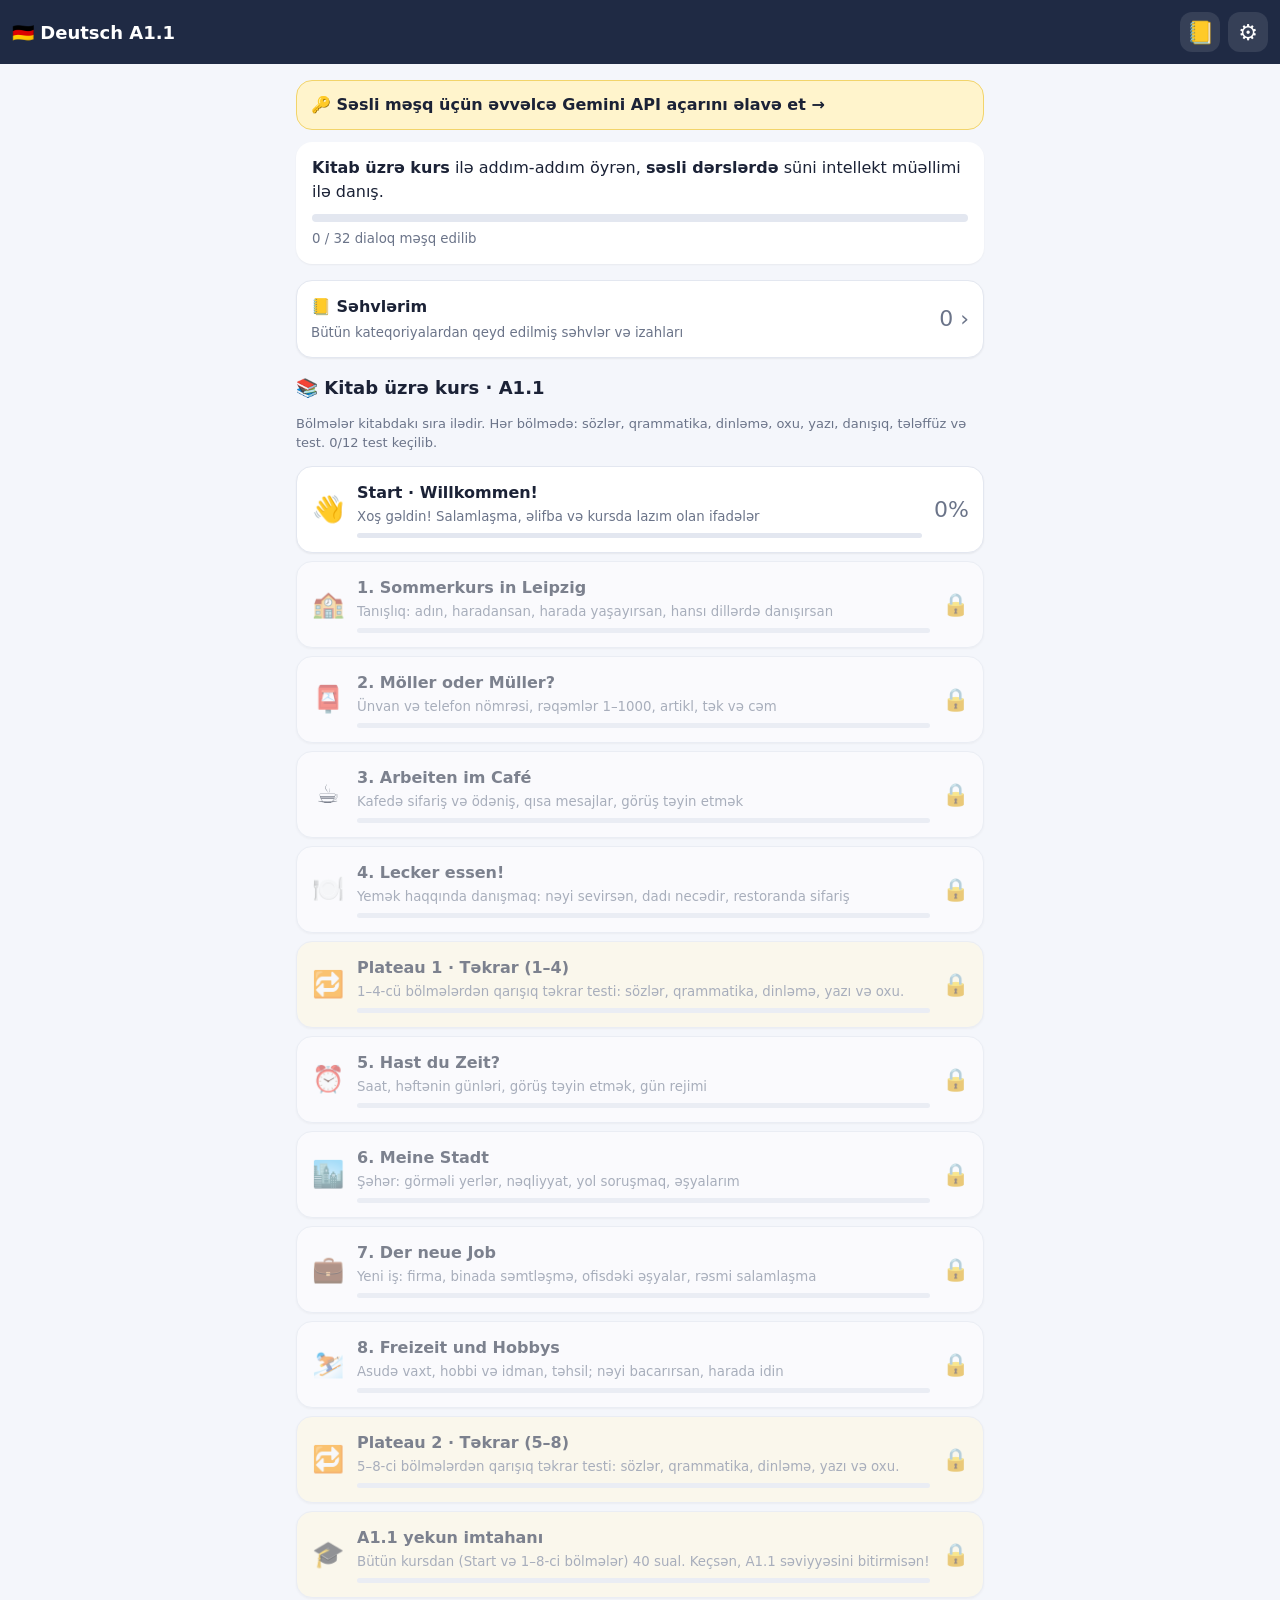
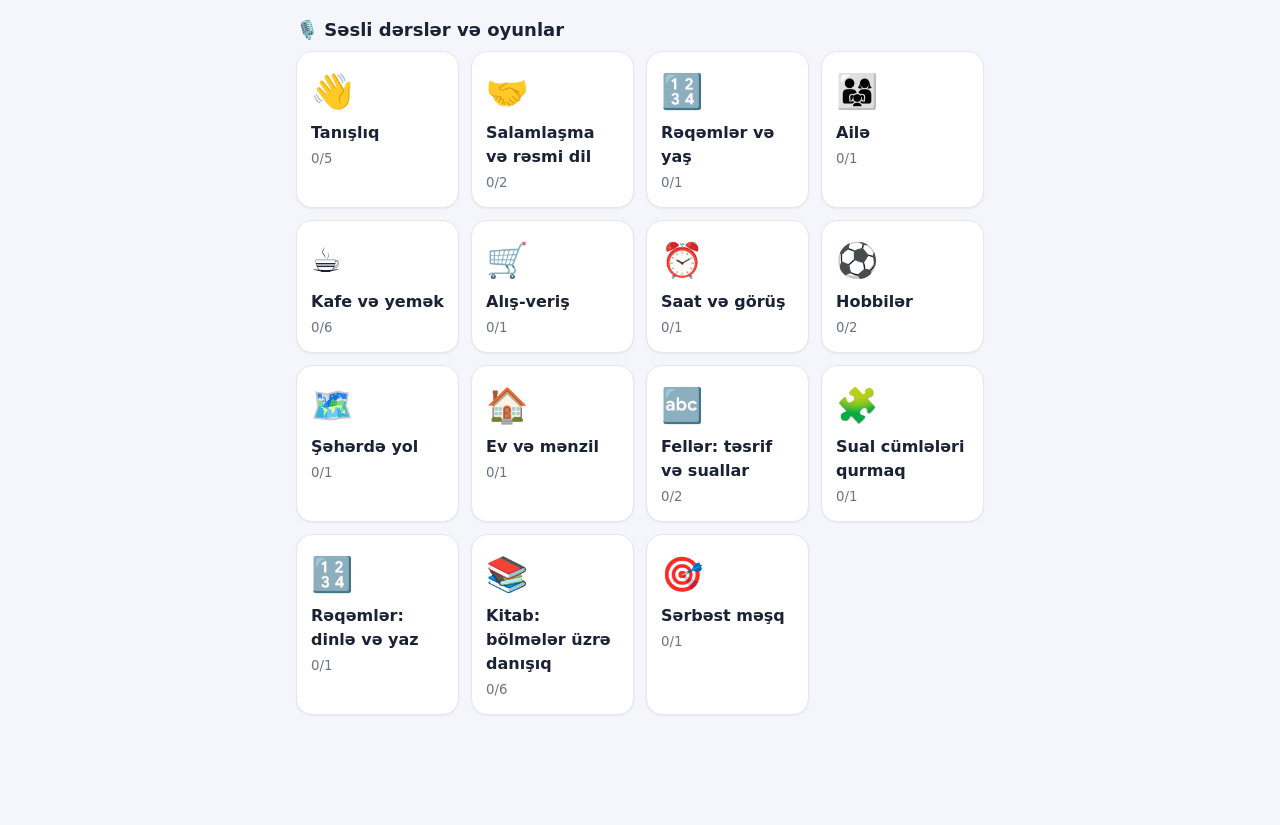
<file: almanca/index.html>
<!DOCTYPE html>
<html lang="az">
<head>
  <meta charset="utf-8">
  <meta name="viewport" content="width=device-width, initial-scale=1, viewport-fit=cover">
  <meta name="theme-color" content="#1f2a44">
  <meta name="apple-mobile-web-app-capable" content="yes">
  <meta name="apple-mobile-web-app-title" content="Deutsch A1">
  <title>Deutsch A1.1 — Danış</title>
  <link rel="manifest" href="manifest.json">
  <link rel="icon" href="icons/icon.svg" type="image/svg+xml">
  <link rel="apple-touch-icon" href="icons/icon-192.png">
  <link rel="stylesheet" href="style.css">
</head>
<body>
  <div id="app"></div>
  <script type="module" src="app.js"></script>
</body>
</html>
</file>
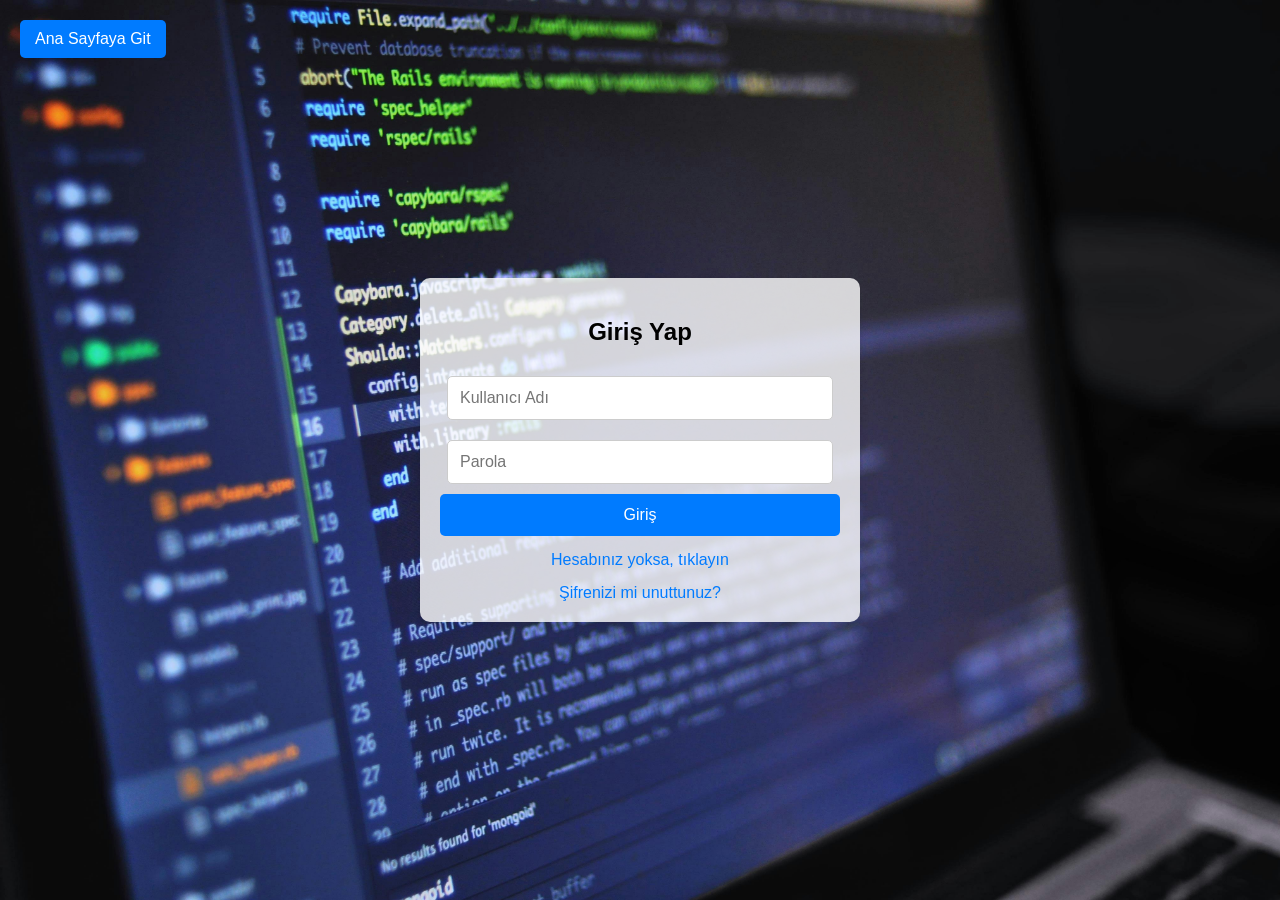
<file: login.html>
<!DOCTYPE html>
<html lang="en">

<head>

    <link rel="shortcut icon" href="images/favicon19.jpg" type="image/x-icon">

    <meta charset="UTF-8">
    <meta name="viewport" content="width=device-width, initial-scale=1.0">
    <title>Giriş Yap</title>
    <style>
        body {
            margin: 0;
            height: 100vh;
            background-color: #f4f4f9;
            display: flex;
            justify-content: center;
            align-items: center;
            font-family: Arial, sans-serif;
        }

        .background-img {
            position: absolute;
            top: 0;
            left: 0;
            width: 100%;
            height: 100%;
            object-fit: cover;
            z-index: -1;
        }

        .login-box {
            background-color: rgba(255, 255, 255, 0.8);
            padding: 20px;
            border-radius: 10px;
            box-shadow: 0 4px 6px rgba(0, 0, 0, 0.1);
            text-align: center;
            width: 90%;
            max-width: 400px;
        }

            .login-box h2 {
                margin-bottom: 20px;
                font-size: 24px;
            }

            .login-box input[type="text"],
            .login-box input[type="password"] {
                width: 90%;
                padding: 12px;
                margin: 10px 0;
                border: 1px solid #ccc;
                border-radius: 5px;
                font-size: 16px;
            }

            .login-box button {
                width: 100%;
                padding: 12px;
                background-color: #007bff;
                color: #fff;
                border: none;
                border-radius: 5px;
                cursor: pointer;
                font-size: 16px;
            }

                .login-box button:hover {
                    background-color: #0056b3;
                }

            .login-box a {
                display: block;
                margin-top: 15px;
                color: #007bff;
                text-decoration: none;
                font-size: 16px;
            }

                .login-box a:hover {
                    text-decoration: underline;
                }

        /* Ana Sayfaya Git Butonu */
        .home-btn {
            position: absolute;
            top: 20px;
            left: 20px;
            padding: 10px 15px;
            background-color: #007bff;
            color: #fff;
            border: none;
            border-radius: 5px;
            cursor: pointer;
            font-size: 16px;
        }

            .home-btn:hover {
                background-color: #0056b3;
            }
    </style>
</head>

<body>

    <!-- Ana Sayfaya Git Butonu -->
    <button class="home-btn" onclick="window.location.href='index.html'">Ana Sayfaya Git</button>

    <img src="images/yazilim01.jpg" alt="Fotoğraf" class="background-img">
    <div class="login-box">
        <h2>Giriş Yap</h2>
        <form onsubmit="login(event)">
            <input type="text" id="username" placeholder="Kullanıcı Adı" required>
            <input type="password" id="password" placeholder="Parola" required>
            <button type="submit">Giriş</button>
        </form>
        <a href="register.html">Hesabınız yoksa, tıklayın</a>
        <a href="#" onclick="openForgotPassword()">Şifrenizi mi unuttunuz?</a>
    </div>

    <!-- Şifremi Unuttum Penceresi -->
    <div id="forgotPasswordBox" style="display: none; position: fixed; top: 50%; left: 50%; transform: translate(-50%, -50%); background-color: whitesmoke; padding: 20px; border-radius: 10px; box-shadow: 0 4px 6px rgba(0, 0, 0, 0.1); text-align: center; z-index: 1000;">
        <h2>Şifremi Unuttum</h2>
        <form onsubmit="resetPassword(event)">
            <input type="text" id="forgotUsername" placeholder="Kullanıcı Adı" required>
            <input type="email" id="forgotEmail" placeholder="E-posta" required>
            <button type="submit">Şifreyi Sıfırla</button>
        </form>
        <button onclick="closeForgotPassword()" style="margin-top: 10px; background-color: #ccc; border: none; padding: 10px; border-radius: 5px; cursor: pointer;">Kapat</button>
    </div>

    <script>
        function login(event) {
            event.preventDefault();
            const username = document.getElementById('username').value;
            const password = document.getElementById('password').value;

            const users = JSON.parse(localStorage.getItem('users')) || [];

            const userFound = users.find(user => user.username === username && user.password === password);

            if (userFound) {
                alert('Başarıyla giriş yaptınız!');
                window.location.href = 'index.html';
            } else {
                alert('Kullanıcı adı veya parola hatalı!');
            }
        }

        function openForgotPassword() {
            document.getElementById('forgotPasswordBox').style.display = 'block';
        }

        function closeForgotPassword() {
            document.getElementById('forgotPasswordBox').style.display = 'none';
        }

        function resetPassword(event) {
            event.preventDefault();
            const username = document.getElementById('forgotUsername').value;
            const email = document.getElementById('forgotEmail').value;

            const users = JSON.parse(localStorage.getItem('users')) || [];
            const userFound = users.find(user => user.username === username && user.email === email);

            if (userFound) {
                alert('Şifre sıfırlama talimatları e-posta adresinize gönderildi!');
            } else {
                alert('Kullanıcı bulunamadı. Bilgilerinizi kontrol edin.');
            }

            closeForgotPassword();
        }
    </script>
</body>

</html>
</file>
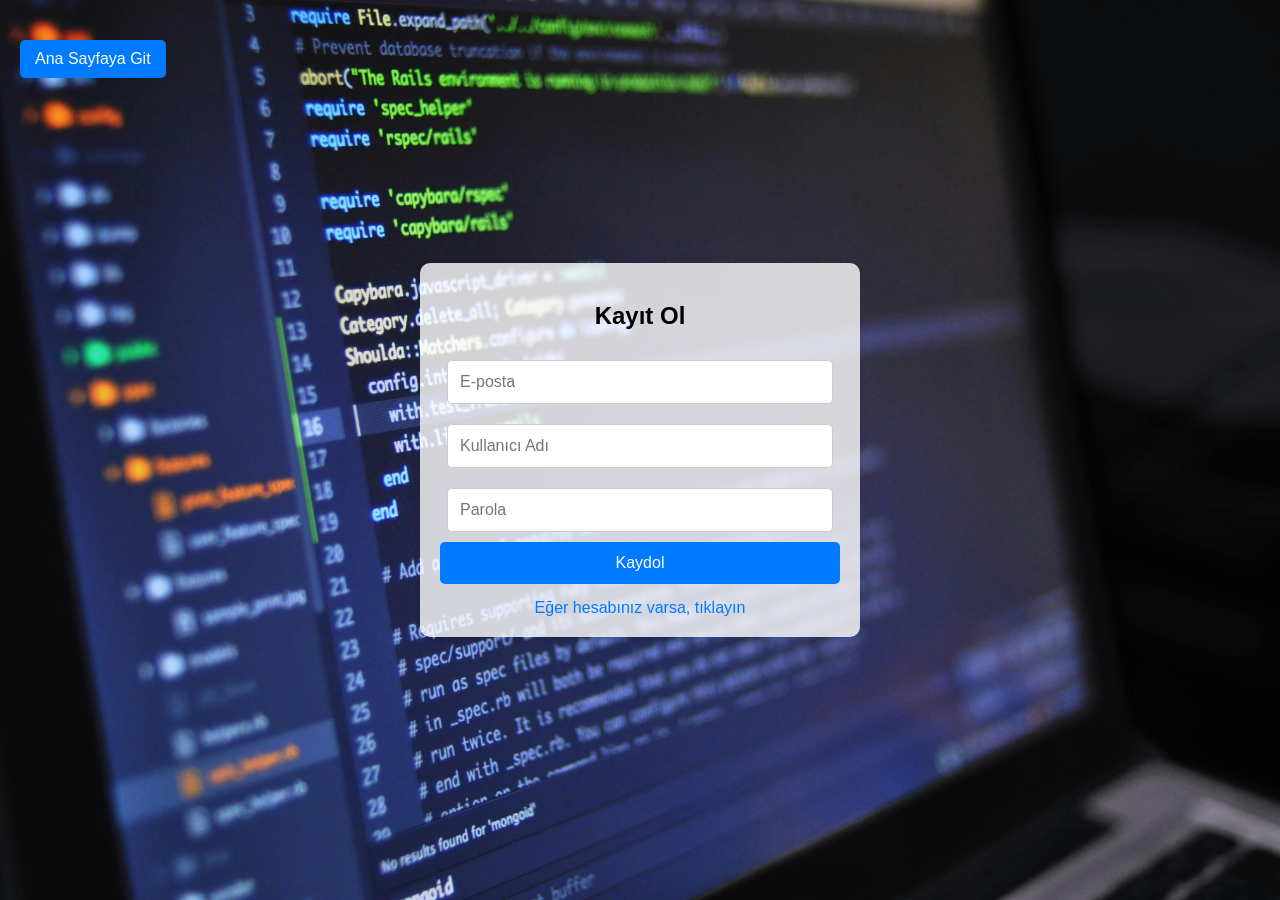
<file: register.html>
<!DOCTYPE html>
<html lang="en">

<head>

    <link rel="shortcut icon" href="images/favicon19.jpg" type="image/x-icon">

    <meta charset="UTF-8">
    <meta name="viewport" content="width=device-width, initial-scale=1.0">
    <title>Kayıt Ol</title>
    <style>
        body {
            margin: 0;
            height: 100vh;
            background-color: #f4f4f9;
            display: flex;
            justify-content: center;
            align-items: center;
            font-family: Arial, sans-serif;
        }

        .background-img {
            position: absolute;
            top: 0;
            left: 0;
            width: 100%;
            height: 100%;
            object-fit: cover;
            z-index: -1;
        }

        .register-box {
            background-color: rgba(255, 255, 255, 0.8);
            padding: 20px;
            border-radius: 10px;
            box-shadow: 0 4px 6px rgba(0, 0, 0, 0.1);
            text-align: center;
            width: 90%;
            max-width: 400px;
        }

            .register-box h2 {
                margin-bottom: 20px;
                font-size: 24px;
            }

            .register-box input[type="email"],
            .register-box input[type="text"],
            .register-box input[type="password"] {
                width: 90%;
                padding: 12px;
                margin: 10px 0;
                border: 1px solid #ccc;
                border-radius: 5px;
                font-size: 16px;
            }

            .register-box button {
                width: 100%;
                padding: 12px;
                background-color: #007bff;
                color: #fff;
                border: none;
                border-radius: 5px;
                cursor: pointer;
                font-size: 16px;
            }

                .register-box button:hover {
                    background-color: #0056b3;
                }

            .register-box a {
                display: block;
                margin-top: 15px;
                color: #007bff;
                text-decoration: none;
                font-size: 16px;
            }

                .register-box a:hover {
                    text-decoration: underline;
                }

        .home-btn {
            margin-top: 20px;
            display: inline-block;
            padding: 10px 20px;
            background-color: #28a745;
            color: white;
            text-decoration: none;
            border-radius: 5px;
            font-size: 16px;
        }

            .home-btn:hover {
                background-color: #218838;
            }


        /* Ana Sayfaya Git Butonu */
        .home-btn {
            position: absolute;
            top: 20px;
            left: 20px;
            padding: 10px 15px;
            background-color: #007bff;
            color: #fff;
            border: none;
            border-radius: 5px;
            cursor: pointer;
            font-size: 16px;
        }

            .home-btn:hover {
                background-color: #0056b3;
            }
    </style>
</head>

<body>

    <!-- Ana Sayfaya Git Butonu -->
    <button class="home-btn" onclick="window.location.href='index.html'">Ana Sayfaya Git</button>

    <img src="images/yazilim01.jpg" alt="Fotoğraf" class="background-img">
    <div class="register-box">
        <h2>Kayıt Ol</h2>
        <form onsubmit="register(event)">
            <input type="email" id="email" placeholder="E-posta" required>
            <input type="text" id="username" placeholder="Kullanıcı Adı" required>
            <input type="password" id="password" placeholder="Parola" required>
            <button type="submit">Kaydol</button>
        </form>
        <a href="login.html">Eğer hesabınız varsa, tıklayın</a>

    </div>

    <script>
        function register(event) {
            event.preventDefault();
            const email = document.getElementById('email').value;
            const username = document.getElementById('username').value;
            const password = document.getElementById('password').value;

            localStorage.setItem('email', email);
            localStorage.setItem('username', username);
            localStorage.setItem('password', password);

            alert('Başarıyla kayıt oldunuz! Şimdi giriş yapabilirsiniz.');
            window.location.href = 'login.html';
        }


        // Kayıt fonksiyonu
        function register(event) {
            event.preventDefault(); // Formun gönderilmesini engelle

            const username = document.getElementById('username').value;
            const password = document.getElementById('password').value;

            let users = JSON.parse(localStorage.getItem('users')) || []; // Kayıtlı kullanıcıları al
            users.push({ username, password }); // Yeni kullanıcıyı ekle
            localStorage.setItem('users', JSON.stringify(users)); // Güncellenmiş listeyi localStorage'a kaydet
            alert('Kayıt başarıyla tamamlandı!');
            window.location.href = 'login.html'; // Kayıt başarılı olduğunda giriş sayfasına yönlendir
        }


    </script>
</body>

</html>
</file>
<file: almanca/style.css>
[hidden] { display: none !important; }
:root {
  --bg: #f4f6fb;
  --card: #fff;
  --ink: #1b2236;
  --muted: #6b7489;
  --brand: #1f2a44;
  --accent: #e0262b;
  --gold: #ffce00;
  --ok: #1f9d55;
  --line: #e3e7f0;
  --radius: 16px;
}
* { box-sizing: border-box; }
html, body { margin: 0; background: var(--bg); color: var(--ink); font: 16px/1.5 system-ui, -apple-system, 'Segoe UI', Roboto, sans-serif; -webkit-tap-highlight-color: transparent; }
a { color: inherit; }
main { padding: 16px; max-width: 720px; margin: 0 auto; padding-bottom: 110px; }
h1 { font-size: 18px; margin: 0; flex: 1; white-space: nowrap; overflow: hidden; text-overflow: ellipsis; }
h2 { font-size: 18px; margin: 8px 0; }
small, .muted { color: var(--muted); }
.small { font-size: 13px; }

.top { position: sticky; top: 0; z-index: 5; display: flex; align-items: center; gap: 8px; padding: 12px 12px; padding-top: calc(12px + env(safe-area-inset-top)); background: var(--brand); color: #fff; }
.icon-btn { display: grid; place-items: center; width: 40px; height: 40px; border-radius: 12px; text-decoration: none; font-size: 22px; background: rgba(255,255,255,.1); }

.notice { display: block; padding: 12px 14px; margin-bottom: 12px; border-radius: var(--radius); background: #fff4cc; border: 1px solid #f2d46b; text-decoration: none; font-weight: 600; }
.hero { background: var(--card); border-radius: var(--radius); padding: 14px 16px; margin-bottom: 16px; box-shadow: 0 1px 2px rgba(0,0,0,.05); }
.hero p { margin: 0 0 10px; }
.progress { height: 8px; border-radius: 8px; background: var(--line); overflow: hidden; margin-bottom: 4px; }
.progress span { display: block; height: 100%; background: linear-gradient(90deg, #111, var(--accent), var(--gold)); }

.grid { display: grid; grid-template-columns: repeat(auto-fill, minmax(150px, 1fr)); gap: 12px; }
.card { background: var(--card); border-radius: var(--radius); padding: 14px; text-decoration: none; box-shadow: 0 1px 2px rgba(0,0,0,.06); border: 1px solid var(--line); }
.card:active { transform: scale(.98); }
.cat { display: flex; flex-direction: column; gap: 4px; min-height: 120px; }
.cat .emoji { font-size: 34px; }
.list { display: flex; flex-direction: column; gap: 12px; }
.row { display: flex; align-items: center; gap: 12px; }
.row > div { flex: 1; display: flex; flex-direction: column; gap: 4px; }
.row .state { font-size: 22px; color: var(--muted); }
.chip { align-self: flex-start; font-size: 12px; padding: 2px 8px; border-radius: 99px; background: #eef1fb; color: var(--brand); }

.situation { background: #eef1fb; border-radius: 12px; padding: 10px 12px; margin-top: 0; }
.tabs { display: flex; gap: 6px; background: var(--line); padding: 4px; border-radius: 12px; margin-bottom: 14px; }
.tabs button { flex: 1; border: 0; background: transparent; padding: 10px; border-radius: 10px; font: inherit; font-weight: 600; color: var(--muted); }
.tabs button.active { background: #fff; color: var(--ink); box-shadow: 0 1px 2px rgba(0,0,0,.1); }

.btn { display: inline-flex; align-items: center; justify-content: center; gap: 6px; border: 0; border-radius: 12px; padding: 10px 14px; font: inherit; font-weight: 600; background: var(--line); color: var(--ink); text-decoration: none; cursor: pointer; }
.btn.primary { background: var(--accent); color: #fff; }
.btn.ghost { background: transparent; border: 1px solid var(--line); }
.btn.big { width: 100%; padding: 14px; font-size: 17px; }
.btn:disabled { opacity: .5; }

.toggle { display: inline-flex; gap: 6px; align-items: center; margin-left: 10px; font-size: 14px; color: var(--muted); }
.dialog { display: flex; flex-direction: column; gap: 10px; margin-top: 12px; }
.line { display: flex; gap: 8px; align-items: flex-start; max-width: 92%; padding: 10px 12px; border-radius: 14px; background: #fff; border: 1px solid var(--line); }
.line.b { align-self: flex-end; background: #e9f7ef; border-color: #cdebd9; }
.line.playing { outline: 2px solid var(--gold); }
.line .de { font-weight: 600; }
.line .tr { color: var(--muted); font-size: 14px; }
.no-tr .tr { display: none; }
.say { border: 0; background: transparent; font-size: 18px; padding: 0; cursor: pointer; }

.rule p { margin: 8px 0; }
.tip { background: #fff8db; border-radius: 10px; padding: 8px 10px; }
.table-wrap { overflow-x: auto; margin: 10px 0; }
table { border-collapse: collapse; width: 100%; background: #fff; border-radius: 12px; overflow: hidden; font-size: 15px; }
th, td { padding: 8px 10px; border-bottom: 1px solid var(--line); text-align: left; }
th { background: var(--brand); color: #fff; font-weight: 600; }

.vocab { display: grid; grid-template-columns: 1fr; gap: 8px; }
.word { display: flex; justify-content: space-between; gap: 10px; text-align: left; border: 1px solid var(--line); background: #fff; border-radius: 12px; padding: 10px 12px; font: inherit; cursor: pointer; }
.word span { color: var(--muted); text-align: right; }

.sticky-cta { position: fixed; left: 0; right: 0; bottom: 0; padding: 12px 16px; padding-bottom: calc(12px + env(safe-area-inset-bottom)); background: linear-gradient(transparent, var(--bg) 30%); }
.sticky-cta .btn { max-width: 688px; margin: 0 auto; display: flex; }

.form { display: flex; flex-direction: column; gap: 14px; }
.form label { display: flex; flex-direction: column; gap: 6px; font-weight: 600; }
.form input, .form select { font: inherit; padding: 12px; border-radius: 12px; border: 1px solid var(--line); background: #fff; }

/* Səsli məşq */
.practice { display: flex; flex-direction: column; height: calc(100dvh - 64px - env(safe-area-inset-top)); padding-bottom: 0; }
.rule-mini { background: #fff; border: 1px solid var(--line); border-radius: 12px; padding: 8px 12px; margin-bottom: 10px; }
.rule-mini summary { font-weight: 600; cursor: pointer; }
.rule-mini .rule { max-height: 45vh; overflow: auto; }
.chat { flex: 1; overflow-y: auto; display: flex; flex-direction: column; gap: 8px; padding: 4px 0 12px; }
.msg { max-width: 85%; padding: 10px 12px; border-radius: 14px; white-space: pre-wrap; }
.msg.ai { background: #fff; border: 1px solid var(--line); align-self: flex-start; }
.msg.user { background: var(--brand); color: #fff; align-self: flex-end; }
.sys { text-align: center; font-size: 14px; color: var(--muted); padding: 6px 10px; }
.controls { padding: 10px 0 calc(12px + env(safe-area-inset-bottom)); border-top: 1px solid var(--line); display: flex; flex-direction: column; gap: 8px; }
.status { display: flex; justify-content: space-between; font-size: 14px; color: var(--muted); }
.meter { height: 4px; background: var(--line); border-radius: 4px; overflow: hidden; }
.meter span { display: block; height: 100%; width: 0; background: var(--ok); transition: width .1s; }
.buttons { display: flex; gap: 10px; align-items: center; justify-content: center; }
.mic { width: 76px; height: 76px; border-radius: 50%; border: 0; font-size: 32px; background: var(--accent); color: #fff; box-shadow: 0 4px 14px rgba(224,38,43,.4); touch-action: none; user-select: none; -webkit-user-select: none; }
.mic.off { background: #9aa3b5; box-shadow: none; }
.mic.hold { transform: scale(1.1); background: #b5121b; }
.textrow { display: flex; gap: 8px; }
.textrow input { flex: 1; font: inherit; padding: 10px 12px; border-radius: 12px; border: 1px solid var(--line); }
.quick { display: flex; gap: 6px; overflow-x: auto; }
.quick button { flex: none; border: 1px solid var(--line); background: #fff; border-radius: 99px; padding: 6px 12px; font: inherit; font-size: 14px; }
.phases { padding-left: 20px; margin: 6px 0; }
.phases li { margin: 4px 0; font-weight: 600; }

/* Səhvlər dəftəri */
.badge-wrap { position: relative; }
.badge { position: absolute; top: -4px; right: -4px; min-width: 18px; height: 18px; padding: 0 4px; border-radius: 9px; background: var(--accent); color: #fff; font-size: 11px; font-weight: 700; display: grid; place-items: center; }
.mistakes-link { margin-bottom: 16px; }
.notice.soft { background: #fdeceb; border-color: #f3c2bf; font-weight: 500; }
.filters { display: flex; gap: 6px; overflow-x: auto; padding-bottom: 6px; margin-bottom: 8px; }
.chip-btn { flex: none; padding: 6px 12px; border-radius: 99px; border: 1px solid var(--line); background: #fff; text-decoration: none; font-size: 14px; }
.chip-btn.active { background: var(--brand); color: #fff; border-color: var(--brand); }
.empty { text-align: center; padding: 30px 16px; color: var(--muted); background: #fff; border-radius: var(--radius); }
.mistakes { display: flex; flex-direction: column; gap: 10px; margin-bottom: 16px; }
.mistake { background: #fff; border: 1px solid var(--line); border-radius: 14px; padding: 10px 12px; display: flex; flex-direction: column; gap: 4px; }
.m-head { display: flex; justify-content: space-between; align-items: center; }
.del { border: 0; background: transparent; color: var(--muted); font-size: 16px; cursor: pointer; }
.wrong { color: #b3261e; text-decoration: line-through; text-decoration-thickness: 1px; }
.right { color: var(--ok); font-weight: 600; }
.expl { font-size: 14px; background: #fff8db; border-radius: 8px; padding: 6px 8px; }
.mnote { align-self: center; max-width: 92%; font-size: 13px; background: #fdeceb; border: 1px solid #f3c2bf; color: #7a1c17; border-radius: 10px; padding: 6px 10px; text-decoration: none; }

/* Şəxs kartları */
.pcards { display: grid; grid-template-columns: repeat(auto-fill, minmax(150px, 1fr)); gap: 10px; }
.pcard { position: relative; border: 4px solid; border-radius: 16px; overflow: hidden; background: #fff; }
.pcard.blue { border-color: #2f62c9; }
.pcard.green { border-color: #4caf50; }
.pcard.red { border-color: #e05555; }
.pcard img { display: block; width: 100%; aspect-ratio: 4 / 3; object-fit: cover; background: #fbf2e1; }
.pcard ul { list-style: none; margin: 0; padding: 8px 10px; font-size: 13px; line-height: 1.6; }
.pnum { position: absolute; top: 6px; left: 6px; background: rgba(0,0,0,.6); color: #fff; border-radius: 99px; width: 24px; height: 24px; display: grid; place-items: center; font-size: 13px; font-weight: 700; }
.card-panel { display: flex; align-items: center; gap: 6px; margin-bottom: 8px; }
.card-panel #cardView { flex: 1; }
.card-panel .nav { border: 0; background: var(--line); border-radius: 12px; width: 36px; height: 60px; font-size: 24px; }
.card-count { font-size: 12px; color: var(--muted); text-align: center; margin-bottom: 2px; }
.pcard.compact { display: flex; align-items: center; border-width: 3px; }
.pcard.compact img { width: 92px; aspect-ratio: 4 / 3; flex: none; }
.pcard.compact ul { padding: 4px 10px; font-size: 13px; line-height: 1.45; }

/* Kart rejimi: alt-alta kartlar */
.cards-mode .chat { flex: none; max-height: 24vh; min-height: 70px; }
.score-bar { display: flex; justify-content: space-around; background: #fff; border: 1px solid var(--line); border-radius: 12px; padding: 6px; font-weight: 700; margin-bottom: 8px; }
.card-list { position: relative; flex: 1; overflow-y: auto; display: flex; flex-direction: column; gap: 8px; padding: 2px; scroll-padding-top: 4px; min-height: 0; }
.lcard { flex: none; border: 3px solid #c9cfdc; border-radius: 16px; background: #fff; overflow: hidden; transition: all .35s ease; opacity: .55; cursor: pointer; }
.lcard.blue { border-color: #2f62c9; }
.lcard.green { border-color: #6aa86d; }
.lcard.red { border-color: #e05555; }
.lc-top { display: flex; align-items: center; gap: 10px; padding: 6px; }
.lc-top img { width: 56px; height: 42px; object-fit: cover; border-radius: 10px; transition: all .35s ease; }
.lc-title { flex: 1; display: flex; flex-direction: column; line-height: 1.25; }
.lc-num { font-size: 12px; color: var(--muted); }
.lc-title b { font-size: 17px; }
.lc-now { display: none; font-size: 13px; color: var(--accent); font-weight: 700; }
.lc-stars { font-size: 14px; }
.lc-check { display: none; font-size: 26px; }
.lc-fields { list-style: none; margin: 0; padding: 0 12px; max-height: 0; overflow: hidden; transition: all .35s ease; }
.lc-fields li { display: flex; align-items: center; gap: 8px; padding: 5px 0; border-bottom: 1px dashed var(--line); font-size: 15px; }
.lc-fields li:last-child { border-bottom: 0; }
.tick { width: 22px; height: 22px; border-radius: 50%; border: 2px solid #c9cfdc; flex: none; display: grid; place-items: center; font-size: 13px; color: #fff; transition: all .25s; }
.lc-fields li.ok { color: var(--ok); }
.lc-fields li.ok .tick { background: var(--ok); border-color: var(--ok); animation: pop .35s ease; }
.lc-fields li.ok .tick::after { content: '✓'; font-weight: 700; }

.lcard.active { opacity: 1; box-shadow: 0 6px 22px rgba(31,42,68,.18); transform: scale(1.01); animation: glow 1.8s ease-in-out infinite; }
.lcard.active .lc-top img { width: 112px; height: 84px; }
.lcard.active .lc-now { display: block; }
.lcard.active .lc-fields { max-height: 260px; padding: 0 12px 8px; }
.lcard.done { border-color: var(--ok) !important; background: #eefaf2; opacity: 1; }
.lcard.done .lc-check { display: block; }
.lcard.done .lc-now { display: none; }
.lcard.done:not(.active) .lc-fields { max-height: 0; }
.lcard.done.active { animation: none; }
.lcard.flash { animation: flash .9s ease; }
.lcard.shake { animation: shake .4s ease; }

@keyframes pop { 0% { transform: scale(.3); } 70% { transform: scale(1.3); } 100% { transform: scale(1); } }
@keyframes glow { 0%, 100% { box-shadow: 0 0 0 0 rgba(255,206,0,.0); } 50% { box-shadow: 0 0 0 5px rgba(255,206,0,.55); } }
@keyframes flash { 0% { transform: scale(1); } 30% { transform: scale(1.05); background: #c8f0d6; } 100% { transform: scale(1); } }
@keyframes shake { 0%, 100% { transform: translateX(0); } 25% { transform: translateX(-6px); } 75% { transform: translateX(6px); } }

.confetti { position: fixed; inset: 0; pointer-events: none; z-index: 50; overflow: hidden; }
.confetti i { position: absolute; width: 8px; height: 12px; border-radius: 2px; animation: fall 1.6s ease-in forwards; }
@keyframes fall { 0% { transform: translate(0, 0) rotate(0); opacity: 1; } 100% { transform: translate(var(--dx), 70vh) rotate(540deg); opacity: 0; } }

.finish { position: fixed; inset: 0; z-index: 40; background: rgba(15,20,35,.55); display: grid; place-items: center; padding: 20px; }
.finish-box { background: #fff; border-radius: 20px; padding: 22px; text-align: center; max-width: 340px; width: 100%; display: flex; flex-direction: column; gap: 8px; animation: pop .4s ease; }
.finish-box .trophy { font-size: 56px; }
.stars-big { font-size: 26px; font-weight: 800; margin: 0; }
.pstars { position: absolute; top: 6px; right: 6px; background: rgba(255,255,255,.9); border-radius: 99px; padding: 0 6px; font-size: 12px; }
.msg.user.unclear { opacity: .7; font-style: italic; font-size: 14px; }
.lc-fields li.skip { color: #9a6b00; }
.lc-fields li.skip .tick { background: #f0b400; border-color: #f0b400; }
.lc-fields li.skip .tick::after { content: '!'; font-weight: 700; }
.lc-fields li.now { background: #fff8db; border-radius: 8px; padding-left: 6px; font-weight: 600; flex-wrap: wrap; }
.lc-fields li.now .tick { border-color: #f0b400; animation: glow 1.6s ease-in-out infinite; }
.lc-fields li .hint { flex-basis: 100%; font-size: 13px; color: #b3261e; font-weight: 600; padding-left: 30px; }
.okline { align-self: flex-end; background: #e9f7ef; border: 1px solid #b7e2c6; color: #1b6b3a; font-weight: 600; border-radius: 12px; padding: 6px 10px; font-size: 15px; }
.heardline { align-self: flex-end; max-width: 85%; font-size: 13px; font-style: italic; color: #4a5470; background: #eef1fb; border: 1px dashed #c3cbe3; border-radius: 10px; padding: 4px 8px; }
.heardline.verifier { color: #1b4d8a; background: #e8f1ff; border-color: #9ec0f0; font-style: normal; font-weight: 600; }
.heardline.verifier.fail { color: #8a5a00; background: #fff6e0; border-color: #f0d08a; font-weight: 500; }
.heardline.azure { color: #3d2a73; background: #f2edff; border-color: #c9b8f2; font-style: normal; }
.heardline.azure.fail { color: #8a5a00; background: #fff6e0; border-color: #f0d08a; }
.wchips { display: flex; flex-wrap: wrap; gap: 4px; margin-top: 4px; }
.wchip { font-size: 12px; padding: 1px 6px; border-radius: 99px; background: #e9eaf0; color: #333; font-style: normal; }
.wchip.good { background: #dff3e6; color: #1b6b3a; }
.wchip.mid { background: #fff1c7; color: #7a5600; }
.wchip.bad { background: #fde0de; color: #9b1c15; font-weight: 700; }
.heardline .replay { display: block; margin-top: 6px; border: 1px solid #c9b8f2; background: #fff; border-radius: 99px; padding: 3px 10px; font: inherit; font-size: 12px; font-style: normal; color: #3d2a73; }
.resume-bar { display: flex; align-items: center; gap: 8px; flex-wrap: wrap; font-size: 14px; background: #eef1fb; border: 1px solid var(--line); border-radius: 12px; padding: 6px 10px; margin-bottom: 8px; }
.resume-bar button { margin-left: auto; border: 1px solid var(--line); background: #fff; border-radius: 99px; padding: 4px 10px; font: inherit; font-size: 13px; }

/* Fel dərsi */
.vbadge { min-width: 86px; height: 42px; padding: 0 8px; border-radius: 10px; background: #1f2a44; color: #fff; display: grid; place-items: center; font-weight: 800; font-size: 15px; transition: all .35s ease; }
.lcard.active .vbadge { height: 64px; font-size: 18px; background: var(--accent); }
.vcard .lc-fields li .stxt { flex: 1; }
.logbox { max-width: 560px; text-align: left; }
.logbox textarea { width: 100%; height: 50vh; font: 12px/1.4 ui-monospace, Menlo, monospace; border: 1px solid var(--line); border-radius: 10px; padding: 8px; }
.logbtns { display: flex; flex-wrap: wrap; gap: 6px; }

/* Kart siyahısının sonunda boşluq (son kart yuxarı sürüşə bilsin) — padding yox, ayrıca element:
   padding siyahının kiçilməsinə mane olurdu və 🎙️ düyməsini ekrandan aşağı itələyirdi */
.card-list::after { content: ''; flex: none; height: 35vh; }
/* Fel dərsi: kiçik ekranda addım cədvəlinə daha çox yer */
.drill-mode .chat { max-height: 20vh; }
.drill-mode .lcard.active .vbadge { height: 46px; font-size: 16px; }
.drill-mode .lc-fields li { padding: 4px 0; font-size: 14px; }
.mini-btn { border: 1px solid var(--line); background: #fff; border-radius: 8px; padding: 0 6px; font-size: 13px; line-height: 20px; }
/* Fel kartında 7 uzun sətir var — açıq kartın hündürlük limitini artır (yoxsa son sətirlər kəsilirdi) */
.drill-mode .lcard.active .lc-fields { max-height: 1000px; }
/* Boş qalan ipucu elementi sətri sıxmasın (cari olmayan sətirlərdə gizlət) */
.lc-fields li:not(.now) .hint { display: none; }

/* ---------- Dağınıq sual cümlələri ---------- */
.sc-top { display: flex; justify-content: space-between; align-items: baseline; margin-bottom: 6px; }
.sc-score { font-weight: 600; }
.sc-meta { display: flex; flex-wrap: wrap; gap: 6px; align-items: center; margin: 10px 0 4px; }
.sc-meta .toggle { margin-left: auto; }
.chip.warn { background: #fff4cc; color: #7a5b00; }
.sc-answer { display: flex; flex-wrap: wrap; gap: 8px; align-items: center; min-height: 76px; padding: 10px; border: 2px dashed #c9cfdc; border-radius: var(--radius); background: #fff; transition: background .2s, border-color .2s; }
.sc-answer.ok { border: 2px solid var(--ok); background: #e5f6ec; }
.sc-answer.bad { border: 2px solid #e05555; background: #fdeaea; }
.sc-ph { color: var(--muted); font-size: 14px; flex: 1; }
.sc-q { font-size: 22px; font-weight: 700; color: var(--muted); margin-left: auto; }
.sc-bank { display: flex; flex-wrap: wrap; gap: 8px; margin: 14px 0; min-height: 60px; }
.sc-slot { width: 44px; height: 52px; border-radius: 12px; background: var(--line); opacity: .5; }
.sc-tile { display: inline-flex; flex-direction: column; align-items: center; justify-content: center; min-width: 52px; min-height: 52px; padding: 6px 10px; border: 1px solid #c9cfdc; border-bottom-width: 3px; border-radius: 12px; background: #fff; font: inherit; color: var(--ink); cursor: pointer; line-height: 1.2; }
.sc-tile b { font-size: 18px; }
.sc-tile small { font-size: 11px; color: var(--muted); max-width: 120px; text-align: center; margin-top: 2px; }
.sc-tile:active { transform: translateY(1px); }
.sc-tile:disabled { cursor: default; opacity: 1; }
.sc-answer .sc-tile { border-color: #2f62c9; }
.sc-answer.ok .sc-tile { border-color: var(--ok); background: #f3fbf6; }
.sc-answer.bad .sc-tile { border-color: #e05555; background: #fff6f6; }
.sc-result { padding: 12px 14px; border-radius: var(--radius); margin-bottom: 12px; }
.sc-result.ok { background: #e5f6ec; color: #13603a; }
.sc-result.bad { background: #fdeaea; color: #8a1f1f; }
.sc-result p { margin: 6px 0 0; }
.sc-correct { display: flex; gap: 8px; align-items: center; margin-top: 8px; padding: 8px 10px; border-radius: 10px; background: #fff; color: #13603a; font-size: 19px; font-weight: 700; }
.sc-cta { display: flex; gap: 8px; max-width: 720px; margin: 0 auto; }
.sc-cta .btn { margin: 0; }
.sc-cta .btn.big { flex: 1; }
.sc-wrong { margin: 6px 0; padding-left: 20px; }
.sc-wrong li { margin: 2px 0; }
.sc-answer + .sc-result { margin-top: 14px; }

/* ---------- Rəqəm dinləmə ---------- */
.nm h3 { font-size: 15px; margin: 14px 0 6px; }
.nm .filters { display: flex; flex-wrap: wrap; gap: 8px; }
.nm-card { margin: 16px 0; padding: 18px 16px; border-radius: var(--radius); background: #fff; border: 3px solid #c9cfdc; text-align: center; transition: background .2s, border-color .2s; }
.nm-card.listening { border-color: #2f62c9; }
.nm-card.waiting { border-color: #2f62c9; }
.nm-card.ok { border-color: var(--ok); background: #e5f6ec; }
.nm-card.bad { border-color: #e05555; background: #fdeaea; }
.nm-ear { font-size: 40px; line-height: 1; cursor: pointer; user-select: none; }
.nm-card.listening .nm-ear { animation: nmPulse .6s ease-in-out infinite alternate; }
@keyframes nmPulse { from { transform: scale(1); } to { transform: scale(1.18); } }
.nm-in { display: block; width: 100%; max-width: 220px; margin: 12px auto 8px; padding: 10px; font: 700 40px/1.1 system-ui, sans-serif; text-align: center; border: 2px solid var(--line); border-radius: 14px; background: #fff; color: var(--ink); }
.nm-in:focus { outline: none; border-color: #2f62c9; }
.nm-timer { height: 6px; max-width: 220px; margin: 0 auto 10px; border-radius: 6px; background: var(--line); overflow: hidden; }
.nm-timer span { display: block; height: 100%; width: 100%; background: #2f62c9; }
.nm-fb { min-height: 48px; font-size: 18px; }
.nm-card.ok .nm-fb { color: #13603a; }
.nm-card.bad .nm-fb { color: #8a1f1f; }
.nm-fb .small { margin-top: 4px; font-size: 13px; }
.nm-ctrl { display: flex; gap: 8px; justify-content: center; }
.nm-wrong { display: flex; flex-wrap: wrap; gap: 8px; }
.nm-endcta { display: flex; flex-direction: column; gap: 8px; }
.nm-endcta .btn { margin: 0 auto; width: 100%; max-width: 688px; }
main.nm { padding-bottom: 210px; }

/* ---------- Anmeldung rol oyunu ---------- */
.anm-mode .chat { flex: none; max-height: 18vh; min-height: 60px; }
.anm-top { display: flex; justify-content: space-between; align-items: center; gap: 8px; background: #fff; border: 1px solid var(--line); border-radius: 12px; padding: 6px 10px; font-size: 14px; margin-bottom: 6px; }
.anm-top #anmScore { font-weight: 700; white-space: nowrap; }
.anm-part { font-size: 13px; font-weight: 600; color: #1b4d8a; background: #e8f1ff; border-radius: 10px; padding: 6px 10px; margin-bottom: 6px; }
.anm-tabs { margin-bottom: 6px; }
.anm-tabs button { font-size: 13px; }
.anm-forms { flex: 1; min-height: 0; overflow-y: auto; padding: 2px; }
.anm-paper { background: #fff; border: 2px solid #c9cfdc; border-radius: 6px; padding: 10px 12px; box-shadow: 2px 3px 0 rgba(0,0,0,.06); }
.anm-paper.idle { opacity: .6; }
.anm-paper h3 { margin: 0 0 8px; font-size: 20px; }
.anm-paper h3 small { font-size: 12px; font-weight: 500; color: var(--muted); margin-left: 6px; }
.anm-cols { display: grid; grid-template-columns: 96px 1fr 1fr; font-size: 11px; color: var(--muted); }
.anm-row { display: grid; grid-template-columns: 96px 1fr; gap: 6px; align-items: center; padding: 5px 0; border-bottom: 1px solid #eef0f5; font-size: 14px; }
.anm-paper .anm-row:has(.anm-note) { grid-template-columns: 96px 1fr 1fr; }
.anm-row.now { background: #fff8d6; border-radius: 6px; }
.anm-lbl { font-weight: 600; font-size: 13px; }
.hand { font-family: 'Segoe Script', 'Bradley Hand', 'Comic Sans MS', cursive; color: #2f5fa8; }
.anm-val.hand { font-size: 15px; word-break: break-word; }
.anm-note { font-size: 13px; word-break: break-word; }
.anm-note.ok { color: var(--ok); font-weight: 600; }
.anm-note.bad { color: #c62828; font-weight: 600; }
.anm-note.shown { color: #8a5a00; }
.anm-note.asking { color: #8a5a00; font-style: italic; }
.anm-inwrap { display: flex; flex-wrap: wrap; align-items: center; gap: 4px; }
.anm-in { flex: 1; min-width: 0; width: 100%; font: 16px 'Segoe Script', 'Bradley Hand', 'Comic Sans MS', cursive; color: #2f5fa8; border: 0; border-bottom: 2px solid #9aa3b5; background: transparent; padding: 4px 2px; border-radius: 0; }
.anm-inwrap:has(.hand) .anm-in { flex: 1 1 60%; }
.anm-in:focus { outline: none; border-bottom-color: #2f62c9; background: #f3f6ff; }
.anm-in.ok { border-bottom-color: var(--ok); background: #e5f6ec; color: #13603a; }
.anm-in.bad { border-bottom-color: #e05555; background: #fdeaea; color: #8a1f1f; }
.anm-in.shown { border-bottom-color: #f0b400; background: #fff6e0; color: #8a5a00; }
.anm-in:disabled { opacity: 1; -webkit-text-fill-color: currentColor; }
.anm-hint { flex-basis: 100%; font-size: 11px; color: #8a1f1f; }
.anm-in.shown ~ .anm-hint { color: #8a5a00; }
.anm-mode .rule-mini { padding: 6px 10px; margin-bottom: 6px; font-size: 14px; }
.anm-mode .anm-part { font-size: 12px; padding: 4px 10px; }
.anm-mode .anm-tabs { padding: 3px; }
.anm-mode .anm-tabs button { padding: 6px; }
.anm-mode .resume-bar { margin-bottom: 6px; }
.anm-mode .chat { max-height: 16vh; }

/* ---------- "Hast du die Nummer von …?" ---------- */
.num-paper { background: #fff6d8; border-color: #e8d9a8; }
.num-paper .anm-row, .num-paper .anm-row:has(.anm-note), .num-paper .anm-cols { grid-template-columns: 112px 1fr 1fr; }
.num-paper .anm-row { border-bottom-color: #efe4c0; }
.num-paper .anm-val.hand { font-family: inherit; color: var(--ink); font-size: 14px; letter-spacing: .3px; }
.num-paper .anm-row .anm-inwrap { grid-column: 2 / 4; }

/* ---------- Kitab üzrə kurs ---------- */
.k-home { margin-bottom: 18px; }
.k-home h2 { margin-bottom: 2px; }
.k-units, .k-parts { display: flex; flex-direction: column; gap: 8px; }
.k-unit, .k-part { align-items: center; gap: 12px; }
.k-unit > div, .k-part > div { flex: 1; min-width: 0; display: flex; flex-direction: column; gap: 2px; }
.k-unit small, .k-part small { overflow: hidden; text-overflow: ellipsis; display: -webkit-box; -webkit-line-clamp: 2; -webkit-box-orient: vertical; }
.k-unit .progress, .k-part .progress { height: 5px; margin: 4px 0 0; }
.k-unit.locked { opacity: .55; }
.k-unit.review { background: #fff8e1; }
.k-ico { font-size: 26px; flex: none; width: 34px; text-align: center; }
.k-goals { margin: 6px 0 10px; padding-left: 20px; font-size: 14px; }
.k-two { display: flex; gap: 8px; margin: 10px 0; }
.k-two .btn { flex: 1; }
.k-vocab h3 { font-size: 15px; margin: 16px 0 6px; color: var(--muted); }
.k-wlist .word.known { border-color: #b7dfc5; background: #f3fbf6; }
.k-wlist .word b { font-weight: 600; }
.k-card { display: flex; flex-direction: column; align-items: center; justify-content: center; gap: 10px; width: 100%; min-height: 200px; margin: 14px 0 6px; padding: 18px; border-radius: var(--radius); border: 2px solid #c9cfdc; background: #fff; font: inherit; color: var(--ink); cursor: pointer; }
.k-card.flipped { border-color: #2f62c9; background: #f3f6ff; }
.k-card-de { font-size: 26px; font-weight: 700; text-align: center; }
.k-card-az { font-size: 20px; color: #13603a; text-align: center; }
.k-card-ex { font-size: 14px; color: var(--muted); font-style: italic; text-align: center; }
main.k-run, main.k-gram, main.k-read { padding-bottom: 150px; }
.k-item { margin-top: 14px; }
.k-lbl { font-size: 13px; color: var(--muted); margin-bottom: 4px; }
.k-q { font-size: 20px; font-weight: 600; margin: 4px 0 12px; line-height: 1.35; }
.k-q small { display: block; font-size: 14px; font-weight: 400; color: var(--muted); margin-top: 2px; }
.k-q.k-az { font-size: 17px; font-weight: 500; }
.k-opts { display: flex; flex-direction: column; gap: 8px; }
.k-opt { text-align: left; padding: 13px 14px; border-radius: 12px; border: 2px solid var(--line); background: #fff; font: inherit; font-size: 17px; color: var(--ink); cursor: pointer; }
.k-opt:disabled { opacity: 1; cursor: default; }
.k-opt.ok { border-color: var(--ok); background: #e5f6ec; color: #13603a; font-weight: 600; }
.k-opt.bad { border-color: #e05555; background: #fdeaea; color: #8a1f1f; }
.k-in { display: block; width: 100%; padding: 12px; font: inherit; font-size: 18px; border: 2px solid var(--line); border-radius: 12px; background: #fff; color: var(--ink); }
.k-in:focus { outline: none; border-color: #2f62c9; }
.k-in.ok { border-color: var(--ok); background: #e5f6ec; }
.k-in.bad { border-color: #e05555; background: #fdeaea; }
.k-in:disabled { opacity: 1; -webkit-text-fill-color: var(--ink); }
.k-area { resize: vertical; min-height: 96px; font-size: 16px; }
.k-listen { display: flex; gap: 8px; margin-bottom: 12px; }
.k-listen .btn { flex: 1; padding: 14px; font-size: 17px; }
.k-run .sc-result { margin-top: 14px; }
.k-run .sc-correct small { font-weight: 400; font-size: 13px; color: var(--muted); }
.k-text { background: #fff; border: 1px solid var(--line); border-radius: var(--radius); padding: 12px 14px; font-size: 17px; line-height: 1.55; }
.k-text p { margin: 0 0 8px; }
.k-text p:last-child { margin-bottom: 0; }
.k-text.az { margin-top: 8px; font-size: 15px; color: var(--muted); }
.k-textbox { margin-bottom: 12px; }
.k-textbox .k-text { border: 0; padding: 8px 0 0; font-size: 15px; }
.k-gram .rule p { margin: 0 0 10px; }
.k-old { margin-top: 6px; }

/* ---------- Würfeln und konjugieren ---------- */
main.wf { padding-bottom: 40px; }
.wf-score { display: flex; justify-content: space-between; gap: 6px; font-size: 13px; margin-bottom: 8px; }
.wf-score span { flex: 1; padding: 6px 8px; border-radius: 10px; background: #fff; border: 1px solid var(--line); }
.wf-score span.on { border-color: #2f62c9; box-shadow: 0 0 0 2px #dbe5fb; }
.wf-board { display: grid; grid-template-columns: repeat(6, 1fr); grid-template-rows: repeat(6, minmax(52px, auto)); gap: 2px; background: #2f4fa8; border: 2px solid #2f4fa8; border-radius: 6px; overflow: hidden; }
.wf-cell { position: relative; display: flex; flex-direction: column; align-items: center; justify-content: center; background: #fff3d4; padding: 12px 2px 14px; text-align: center; min-width: 0; }
.wf-cell i { position: absolute; top: 1px; left: 3px; font-size: 9px; font-style: normal; color: #6b7489; }
.wf-cell b { font-size: 10.5px; line-height: 1.1; word-break: break-word; }
.wf-cell small { font-size: 8.5px; color: #555; line-height: 1.1; }
.wf-cell.joker, .wf-cell.again, .wf-cell.pause { background: #fde3e3; }
.wf-cell b.red { color: #d32f2f; }
.wf-cell.start { background: linear-gradient(135deg, #dff5ea 50%, #e8f5ef 50%); justify-content: space-between; padding: 4px; }
.wf-start { align-self: flex-start; color: #1f9d55; font-size: 10px; }
.wf-goal { align-self: flex-end; color: #1f9d55; font-size: 10px; }
.wf-cell.now { box-shadow: inset 0 0 0 3px #ffb300; }
.wf-toks { position: absolute; bottom: 0; left: 0; right: 0; display: flex; justify-content: center; gap: 1px; font-size: 13px; line-height: 1; }
.wf-tok { filter: drop-shadow(0 1px 1px rgba(0,0,0,.35)); }
.wf-center { grid-row: 2 / 6; grid-column: 2 / 6; background: #fff; display: flex; flex-direction: column; align-items: center; justify-content: center; gap: 6px; padding: 6px; }
.wf-title { font-weight: 800; color: #2f4fa8; font-size: 14px; text-align: center; }
.wf-dice { display: flex; gap: 10px; }
.wf-die { font-size: 46px; line-height: 1; color: #c62828; }
.wf-dice .wf-die:last-child { color: #2f4fa8; }
.wf-legend { display: grid; grid-template-columns: 1fr 1fr; grid-template-rows: repeat(3, auto); grid-auto-flow: column; gap: 1px 10px; font-size: 11px; color: #c62828; font-weight: 600; }
.wf-legend span { white-space: nowrap; }
.wf-panel { margin-top: 12px; padding: 12px 14px; border-radius: var(--radius); background: #fff; border: 1px solid var(--line); }
.wf-panel.ok { background: #e5f6ec; border-color: #b7dfc5; }
.wf-panel.bad { background: #fdeaea; border-color: #f3c2bf; }
.wf-panel h2 { margin-top: 0; }
.wf-panel p { margin: 6px 0; }
.wf-turn { font-weight: 700; margin-bottom: 6px; }
.wf-turn.me { color: #2f62c9; }
.wf-turn.them { color: #c62828; }
.wf-msg { background: #fff8e1; border-radius: 8px; padding: 6px 8px; }
.wf-task { font-size: 17px; margin: 4px 0 6px; }
.wf-pill { display: inline-block; padding: 3px 10px; border-radius: 99px; background: #fdeaea; color: #c62828; font-weight: 700; }
.wf-pill.verb { background: #fff3d4; color: #1b2236; }
.wf-form { display: flex; gap: 8px; margin-top: 6px; }
.wf-form input { flex: 1; min-width: 0; padding: 12px; font: inherit; font-size: 18px; border: 2px solid var(--line); border-radius: 12px; }
.wf-form input:focus { outline: none; border-color: #2f62c9; }
.wf-ans { font-size: 19px; }
.wf-correct { font-size: 18px; font-weight: 700; color: #13603a; }
.wf-verbs { display: flex; flex-wrap: wrap; gap: 6px; margin-top: 6px; }
.wf .rule-mini { margin-top: 12px; }
.wf-restart { margin-top: 10px; width: 100%; }
.wf-board { hyphens: auto; -webkit-hyphens: auto; }
.wf-cell b.l { font-size: 9px; }
.wf-cell b.xl { font-size: 8px; }
.wf-kind { display: inline-block; font-size: 11px; font-weight: 700; padding: 1px 7px; border-radius: 99px; vertical-align: middle; }
.wf-kind.irr { background: #ede7f6; color: #5e35b1; }
.wf-kind.sep { background: #e0f2f1; color: #00695c; }

/* ---------- Ist das ein Kaffee? ---------- */
main.kn { padding-bottom: 40px; }
.kn-pics { display: grid; grid-template-columns: 1fr 1fr; gap: 0; margin: 10px 0 0; border: 2px solid #1b2236; border-radius: 6px; overflow: hidden; background: #fff; }
.kn-pic { position: relative; display: flex; flex-direction: column; align-items: center; justify-content: center; gap: 2px; padding: 14px 6px 10px; min-height: 150px; text-align: center; }
.kn-pic + .kn-pic { border-left: 2px solid #1b2236; }
.kn-mark { position: absolute; top: 6px; left: 8px; width: 30px; height: 30px; border-radius: 50%; display: grid; place-items: center; font-size: 18px; font-weight: 900; color: #fff; }
.kn-pic.no .kn-mark { background: #e05555; }
.kn-pic.ok .kn-mark { background: #43a047; }
.kn-emoji { font-size: 64px; line-height: 1.1; }
.kn-pic b { font-size: 17px; }
.kn-pic small { font-size: 12px; color: var(--muted); }
.kn-bubble { background: #f3f6ff; border: 1px solid #dbe5fb; border-radius: 12px; padding: 8px 10px; font-size: 17px; }
.kn-form { align-items: stretch; }
.kn-form textarea { flex: 1; min-width: 0; padding: 10px; font: inherit; font-size: 16px; border: 2px solid var(--line); border-radius: 12px; resize: vertical; }
.kn-form textarea:focus { outline: none; border-color: #2f62c9; }
.kn-ok { color: #13603a; }
.kn-bad { color: #8a1f1f; }
.kn-voice { display: flex; align-items: center; gap: 14px; margin: 8px 0; }
.kn-mic { flex: none; }
.kn-heard { flex: 1; min-width: 0; font-size: 15px; color: var(--muted); background: #f6f7fb; border-radius: 12px; padding: 10px; min-height: 44px; }
.kn-retry { background: #fff8e1; border-radius: 10px; padding: 8px 10px; font-size: 14px; }
.kn-kb { width: 100%; margin-top: 4px; font-size: 14px; }
.kn-live-btns { display: flex; gap: 8px; margin: 6px 0 4px; }
.kn-live-btns .btn { flex: 1; }
.kn-send { flex: 2 !important; background: #1f9d55; color: #fff; font-size: 17px; padding: 14px; }
.kn-mic:disabled { opacity: 1; }

/* ---------- Kellner und Gast (kafe səhnəsi) ---------- */
.kc { gap: 8px; }
.kc-top { display: flex; justify-content: space-between; align-items: center; font-size: 14px; }
.kc-top #kcScore { color: var(--muted); font-size: 13px; }
.kc-rb { margin-bottom: 0; }
.kc-scene { position: relative; flex: none; height: 200px; border-radius: 16px; overflow: hidden; background: linear-gradient(#fdf3e3 0 58%, #c98f5a 58% 100%); border: 1px solid #ecd9bd; }
.kc-wall { position: absolute; inset: 0 0 auto 0; display: flex; justify-content: space-between; align-items: center; padding: 6px 12px; font-size: 13px; font-weight: 700; color: #7a4b22; }
.kc-wall span:first-child { background: #fff; border: 2px solid #7a4b22; border-radius: 8px; padding: 1px 8px; }
.kc-lamp { font-size: 20px; animation: kcSwing 3s ease-in-out infinite; transform-origin: top center; }
.kc-plant { position: absolute; right: 8px; top: 70px; font-size: 30px; }
@keyframes kcSwing { 50% { transform: rotate(8deg); } }
.kc-cust, .kc-waiter { position: absolute; bottom: 34px; display: flex; flex-direction: column; align-items: center; z-index: 2; }
.kc-cust { left: 10px; }
.kc-ava { font-size: 54px; line-height: 1; filter: drop-shadow(0 3px 2px rgba(0,0,0,.2)); }
.kc-cust small, .kc-waiter small { font-size: 11px; font-weight: 700; color: #fff; background: rgba(31,42,68,.85); border-radius: 99px; padding: 1px 8px; margin-top: 2px; white-space: nowrap; }
.kc-waiter { right: -90px; transition: right 1.2s cubic-bezier(.3,.8,.4,1); }
.kc-waiter .kc-ava { animation: kcWalk .45s ease-in-out infinite; }
.kc-scene.w-table .kc-waiter { right: 14px; }
.kc-scene.w-table .kc-waiter .kc-ava { animation: kcBreath 3s ease-in-out infinite; }
@keyframes kcWalk { 50% { transform: translateY(-5px) rotate(-3deg); } }
@keyframes kcBreath { 50% { transform: translateY(-2px); } }
.kc-hand { position: absolute; left: -14px; top: 26px; font-size: 26px; transition: transform .3s; }
.kc-hand:empty { display: none; }
.kc-bubble { position: absolute; bottom: 100%; margin-bottom: 4px; width: max-content; max-width: 210px; background: #fff; border: 1px solid #d8dbe6; border-radius: 12px; padding: 5px 9px; font-size: 12px; line-height: 1.35; box-shadow: 0 2px 6px rgba(0,0,0,.12); opacity: 0; transform: translateY(6px) scale(.95); transition: opacity .25s, transform .25s; pointer-events: none; }
.kc-cust .kc-bubble { left: 0; }
.kc-waiter .kc-bubble { right: 0; }
.kc-bubble.on { opacity: 1; transform: none; }
.kc-table { position: absolute; left: 50%; bottom: 10px; transform: translateX(-50%); width: 150px; height: 46px; background: #8a5a33; border-radius: 50% / 40%; box-shadow: inset 0 -6px 0 #6d4424, 0 6px 8px rgba(0,0,0,.2); z-index: 1; }
.kc-table::after { content: ''; position: absolute; left: 50%; bottom: -14px; width: 12px; height: 18px; transform: translateX(-50%); background: #6d4424; border-radius: 3px; z-index: -1; }
.kc-menu { position: absolute; left: 50%; top: -14px; display: flex; flex-direction: column; align-items: center; font-size: 26px; line-height: 1; transform: translate(-50%, -60px) scale(.3); opacity: 0; transition: transform .6s cubic-bezier(.3,1.5,.5,1), opacity .4s; }
.kc-menu small { font-size: 9px; font-weight: 700; color: #fff; }
.kc-scene.s-menu .kc-menu { transform: translate(-50%, 0) rotate(-6deg); opacity: 1; }
.kc-items { position: absolute; left: 0; right: 0; top: -18px; display: flex; justify-content: center; gap: 2px; font-size: 26px; }
.kc-items span { animation: kcPop .5s cubic-bezier(.3,1.6,.5,1) both; }
@keyframes kcPop { from { transform: translateY(-30px) scale(.2); opacity: 0; } }
.kc-bill { position: absolute; left: 50%; margin-left: -28px; top: 18px; z-index: 3; font-size: 12px; font-weight: 800; background: #fff; border-radius: 6px; padding: 1px 5px; box-shadow: 0 1px 3px rgba(0,0,0,.25); transform: scale(0); transition: transform .4s cubic-bezier(.3,1.6,.5,1); }
.kc-scene.s-bill .kc-bill { transform: rotate(5deg); }
.kc-money, .kc-coins { position: absolute; top: -14px; font-size: 24px; opacity: 0; transition: transform .8s ease, opacity .4s; }
.kc-money { left: -60px; }
.kc-scene.s-money .kc-money { opacity: 1; transform: translateX(78px); }
.kc-coins { right: -40px; }
.kc-scene.s-coins .kc-coins { opacity: 1; transform: translateX(-100px); animation: kcSpin .8s linear 2; }
@keyframes kcSpin { 50% { transform: translateX(-80px) translateY(-12px) rotateY(180deg); } }
.kc-wave { position: absolute; left: 60px; top: 40px; font-size: 30px; opacity: 0; }
.kc-scene.s-wave .kc-wave { animation: kcWave 1.4s ease-in-out; }
@keyframes kcWave { 0%,100% { opacity: 0; } 15%,85% { opacity: 1; } 30%,70% { transform: rotate(20deg); } 50% { transform: rotate(-15deg); } }
.kc-task { flex: none; }
.kc-t { border-radius: 12px; padding: 8px 12px; font-size: 14px; }
.kc-t.me { background: #e9f7ef; border: 1px solid #b7e2c6; }
.kc-t.them { background: #eef1fb; border: 1px solid var(--line); color: #4a5470; }
.kc-ex { display: flex; align-items: center; gap: 8px; margin-top: 4px; font-size: 14px; }
.kc-ex button { border: 1px solid var(--line); background: #fff; border-radius: 99px; padding: 3px 10px; font: inherit; font-size: 13px; flex: none; }
.kc-ex span { display: none; font-style: italic; color: #1b4d8a; }
.kc-ex.show span { display: inline; }
.kc-done { background: #fff8d6; border: 1px solid #f2d46b; border-radius: 12px; padding: 10px 12px; text-align: center; }
.kc-mid { flex: 1; min-height: 0; overflow-y: auto; display: flex; flex-direction: column; gap: 8px; }
.kc-mid .chat { flex: none; overflow: visible; }
.kc-cols { display: grid; grid-template-columns: 1fr; gap: 8px; }
@media (min-width: 560px) { .kc-cols { grid-template-columns: 3fr 2fr; } }
.kc-box { background: #fff; border: 1px solid var(--line); border-radius: 12px; padding: 6px 10px; }
.kc-box summary { font-weight: 700; cursor: pointer; }
.kc-menu-list { display: grid; grid-template-columns: 1fr 1fr; gap: 2px 10px; margin-top: 4px; }
.kc-mi { display: grid; grid-template-columns: 22px 1fr auto; grid-template-rows: auto auto; align-items: center; column-gap: 4px; font-size: 13px; border-bottom: 1px dotted var(--line); padding: 2px 0; }
.kc-mi span { grid-row: span 2; font-size: 18px; }
.kc-mi small { grid-column: 2; font-size: 11px; }
.kc-mi b { overflow: hidden; text-overflow: ellipsis; white-space: nowrap; min-width: 0; }
.kc-mi i { grid-row: 1; grid-column: 3; white-space: nowrap; font-style: normal; font-weight: 700; color: #7a4b22; }
.kc-bt { font-weight: 700; margin-bottom: 4px; }
.kc-br { display: flex; justify-content: space-between; font-size: 14px; padding: 1px 0; }
.kc-sum { border-top: 2px solid var(--ink); margin-top: 3px; padding-top: 3px; font-weight: 700; }

/* ---------- WhatsApp yazışması ---------- */
.wa { display: flex; flex-direction: column; height: 100dvh; max-width: 720px; margin: 0 auto; padding: 0; background: #efeae2; position: relative; }
.wa-top { flex: none; display: flex; align-items: center; gap: 8px; padding: 8px 10px; padding-top: calc(8px + env(safe-area-inset-top)); background: #008069; color: #fff; z-index: 3; }
.wa-back { font-size: 30px; line-height: 1; text-decoration: none; color: #fff; padding: 0 4px; }
.wa-ava { width: 40px; height: 40px; border-radius: 50%; display: grid; place-items: center; font-weight: 700; font-size: 18px; color: #fff; flex: none; }
.wa-who { flex: 1; display: flex; flex-direction: column; line-height: 1.2; min-width: 0; }
.wa-who b { font-size: 17px; }
.wa-who small { color: #d6f5ee; font-size: 12px; }
.wa-ic { background: none; border: 0; color: #fff; font-size: 20px; padding: 6px; border-radius: 50%; }
.wa-body { flex: 1; min-height: 0; overflow-y: auto; background-color: #efeae2;
  background-image: radial-gradient(rgba(0,0,0,.035) 1.5px, transparent 1.6px), radial-gradient(rgba(0,0,0,.025) 1px, transparent 1.1px);
  background-size: 22px 22px, 13px 13px; background-position: 0 0, 6px 9px; }
.wa-list { display: flex; flex-direction: column; gap: 3px; padding: 10px 10px 14px; }
.wa-chip { align-self: center; background: #fff; color: #54656f; font-size: 12px; font-weight: 600; border-radius: 8px; padding: 4px 10px; margin: 4px 0; box-shadow: 0 1px .5px rgba(0,0,0,.13); }
.wa-sys { align-self: center; max-width: 88%; background: #ffeecd; color: #54656f; font-size: 12.5px; text-align: center; border-radius: 8px; padding: 6px 10px; margin: 4px 0; box-shadow: 0 1px .5px rgba(0,0,0,.13); }
.wa-round { align-self: center; background: #d1f4cc; color: #1b5e20; font-size: 13px; font-weight: 700; border-radius: 8px; padding: 5px 12px; margin: 8px 0; box-shadow: 0 1px .5px rgba(0,0,0,.13); }
.wa-row { display: flex; }
.wa-row.out { justify-content: flex-end; }
.wa-msg { position: relative; max-width: 80%; padding: 6px 9px 8px; border-radius: 8px; font-size: 15.5px; line-height: 1.35; box-shadow: 0 1px .5px rgba(0,0,0,.13); white-space: pre-wrap; word-wrap: break-word; margin: 2px 0; }
.wa-msg.in { background: #fff; border-top-left-radius: 0; cursor: pointer; }
.wa-msg.out { background: #d9fdd3; border-top-right-radius: 0; }
.wa-msg.in::before, .wa-msg.out::before { content: ''; position: absolute; top: 0; width: 8px; height: 13px; }
.wa-msg.in::before { left: -8px; background: linear-gradient(to bottom left, #fff 50%, transparent 50%); }
.wa-msg.out::before { right: -8px; background: linear-gradient(to bottom right, #d9fdd3 50%, transparent 50%); }
.wa-msg.out.bad { background: #fde2e1; }
.wa-msg.out.bad::before { background: linear-gradient(to bottom right, #fde2e1 50%, transparent 50%); }
.wa-meta { float: right; margin: 6px 0 -4px 10px; font-size: 11px; color: #667781; white-space: nowrap; }
.wa-tk { color: #8696a0; font-size: 12px; letter-spacing: -3px; margin-left: 2px; }
.wa-tk.read { color: #53bdeb; }
.wa-tk.bad { letter-spacing: 0; }
.wa-msg.typing { display: flex; gap: 4px; padding: 12px 14px; }
.wa-msg.typing i { width: 7px; height: 7px; border-radius: 50%; background: #8696a0; animation: waDot 1.2s infinite; }
.wa-msg.typing i:nth-child(2) { animation-delay: .2s; }
.wa-msg.typing i:nth-child(3) { animation-delay: .4s; }
@keyframes waDot { 0%, 60%, 100% { transform: none; opacity: .5; } 30% { transform: translateY(-4px); opacity: 1; } }
.wa-list > .pop { animation: waPop .25s ease-out; }
@keyframes waPop { from { opacity: 0; transform: translateY(8px) scale(.97); } }
.card-msg { padding: 4px; }
.wa-card { width: 230px; border-radius: 8px; overflow: hidden; background: #fff; border: 1px solid #e9edef; font-size: 14px; white-space: normal; }
.wa-card-top { display: flex; align-items: center; gap: 10px; padding: 10px 12px; background: linear-gradient(135deg, #25d366, #128c7e); color: #fff; }
.wa-card-top span { font-size: 38px; line-height: 1; animation: waBounce 2s ease-in-out infinite; }
.wa-card-top b { display: block; font-size: 18px; }
.wa-card-top small { color: #e7fff4; }
@keyframes waBounce { 50% { transform: translateY(-4px) rotate(-6deg); } }
.wa-card-row { display: grid; grid-template-columns: 24px 1fr auto; align-items: center; gap: 4px; padding: 6px 12px; border-bottom: 1px solid #f0f2f5; }
.wa-card-row i { font-style: normal; font-size: 17px; }
.wa-card-row small { color: #667781; font-size: 12px; }
.wa-card-map { position: relative; height: 54px; background: repeating-linear-gradient(90deg, #e8f0e3 0 18px, #f6f1e7 18px 20px), #e8f0e3; background-blend-mode: multiply; }
.wa-card-map::before { content: ''; position: absolute; left: 0; right: 0; top: 24px; height: 7px; background: #fff; box-shadow: 0 0 0 1px #e0d6c2; }
.wa-card-map span { position: absolute; left: 50%; top: 2px; font-size: 26px; transform: translateX(-50%); animation: waPin 1.6s ease-in-out infinite; }
@keyframes waPin { 50% { transform: translate(-50%, -5px); } }
.wa-fix { align-self: center; width: 92%; background: #fff8e1; border: 1px solid #f5d77a; border-radius: 10px; padding: 8px 10px; margin: 6px 0; font-size: 14px; box-shadow: 0 1px .5px rgba(0,0,0,.1); }
.wa-fix.task { background: #fff3f0; border-color: #f3c2bf; }
.wa-fix-h { font-weight: 700; font-size: 13px; color: #8a5a00; margin-bottom: 3px; }
.wa-fix.task .wa-fix-h { color: #a3261e; }
.wa-fix-d del { color: #c62828; background: #ffebee; text-decoration: line-through; border-radius: 3px; padding: 0 2px; }
.wa-fix-d ins { color: #1b5e20; background: #dcf8c6; text-decoration: none; font-weight: 700; border-radius: 3px; padding: 0 2px; }
.wa-fix-c { margin-top: 4px; font-weight: 700; color: #1b5e20; }
.wa-fix-e { margin-top: 3px; color: #3b4a54; }
.wa-fix-a { margin-top: 4px; font-size: 12.5px; color: #667781; }
.wa-note { align-self: center; max-width: 90%; background: #e7f3ff; color: #1b4d8a; border-radius: 8px; padding: 5px 10px; font-size: 12.5px; margin: 3px 0; }
.wa-end { align-self: center; text-align: center; background: #fff; border: 2px solid #25d366; border-radius: 12px; padding: 10px 14px; margin: 10px 0; font-size: 14px; }
.wa-foot { flex: none; background: #f0f2f5; padding: 6px 8px calc(8px + env(safe-area-inset-bottom)); display: flex; flex-direction: column; gap: 5px; border-top: 1px solid #e0e3e7; }
.wa-t { font-size: 13.5px; background: #fff; border-radius: 10px; padding: 6px 10px; line-height: 1.4; }
.wa-t.wait { color: #667781; }
.wa-t button { border: 1px solid #d1d7db; background: #fff; border-radius: 99px; padding: 0 8px; font-size: 13px; margin-left: 4px; }
.wa-ex { display: none; margin-top: 3px; font-style: italic; color: #128c7e; }
.wa-ex.show { display: block; }
.wa-keys, .wa-emo { display: flex; gap: 5px; overflow-x: auto; }
.wa-keys button, .wa-emo button { flex: none; min-width: 36px; height: 32px; border: 1px solid #d1d7db; background: #fff; border-radius: 8px; font: inherit; font-size: 16px; }
.wa-input { display: flex; gap: 6px; align-items: center; }
.wa-field { flex: 1; display: flex; align-items: center; background: #fff; border-radius: 24px; padding: 2px 6px; }
.wa-emo-btn { background: none; border: 0; font-size: 20px; padding: 4px; opacity: .75; }
.wa-field input { flex: 1; border: 0; outline: 0; font: inherit; font-size: 16px; padding: 9px 4px; background: transparent; min-width: 0; }
.wa-send { flex: none; width: 46px; height: 46px; border-radius: 50%; border: 0; background: #00a884; color: #fff; font-size: 20px; display: grid; place-items: center; }
.wa-send:disabled { background: #9ab7ae; }
.wa-done { display: flex; align-items: center; justify-content: space-between; gap: 8px; font-size: 14px; }
.wa-modal { position: absolute; inset: 0; background: rgba(11,20,26,.55); display: grid; place-items: center; z-index: 10; padding: 16px; }
.wa-modal-box { background: #fff; border-radius: 16px; padding: 16px; width: min(340px, 100%); display: flex; flex-direction: column; align-items: center; gap: 10px; text-align: center; animation: waModal .35s cubic-bezier(.3,1.4,.5,1); }
.wa-modal-box p { margin: 0; font-size: 14px; color: #3b4a54; }
.wa-modal-h { font-weight: 800; color: #008069; }
.wa-modal-box .wa-card { width: 100%; text-align: left; }
@keyframes waModal { from { transform: scale(.7); opacity: 0; } }
.wa .btn.primary { background: #00a884; border-color: #00a884; }
.wa-tip { align-self: center; width: 92%; background: #eafbe7; border: 1px solid #b7e2c6; border-radius: 10px; padding: 7px 10px; margin: 4px 0; font-size: 13.5px; color: #1b4332; }
.wa-tip b { display: block; margin-bottom: 2px; color: #1b6b3a; }
.wa-tip i { font-style: normal; font-weight: 700; color: #075e54; cursor: pointer; }
.kc-cardpay { position: absolute; right: -6px; top: -20px; font-size: 22px; opacity: 0; transform: translateX(40px); transition: transform .7s ease, opacity .4s; }
.kc-cardpay span { display: inline-block; margin-left: -4px; }
.kc-cardpay b { position: absolute; right: -8px; top: -12px; font-size: 16px; transform: scale(0); transition: transform .35s cubic-bezier(.3,1.6,.5,1); }
.kc-scene.s-card .kc-cardpay { opacity: 1; transform: none; animation: kcTap 1.2s ease-in-out 1; }
.kc-scene.s-cardok .kc-cardpay b { transform: scale(1); }
@keyframes kcTap { 40% { transform: translate(-14px, -4px) rotate(-12deg); } 70% { transform: translate(-10px, 0) rotate(-6deg); } }

/* ---------- Guten Appetit! Food Blogger ---------- */
.fb { gap: 8px; }
.fb-top { display: flex; justify-content: space-between; align-items: center; font-size: 14px; }
.fb-ear { border: 1px solid var(--line); background: #fff; border-radius: 99px; padding: 4px 12px; font: inherit; font-size: 13px; }
.fb-ear.on { background: #1f2a44; color: #fff; border-color: #1f2a44; }
.fb-rb { margin-bottom: 0; }
.fb-mid { flex: 1; min-height: 0; overflow-y: auto; display: flex; flex-direction: column; gap: 8px; }
.fb-mid .chat { flex: none; overflow: visible; }
.fb-text { background: #fff; border: 1px solid var(--line); border-radius: 12px; padding: 8px 12px; }
.fb-text summary { font-weight: 700; cursor: pointer; }
.fb-sec { margin-top: 8px; }
.fb-sec > b { display: block; color: #7a4b22; margin-bottom: 2px; }
.fb-line { display: flex; gap: 8px; align-items: flex-start; padding: 3px 0; border-bottom: 1px dotted var(--line); }
.fb-line div { display: flex; flex-direction: column; }
.fb-line span { font-size: 15px; }
.fb-line small { font-size: 12px; }
.fb-say { flex: none; border: 1px solid var(--line); background: #f4f6fb; border-radius: 8px; padding: 2px 6px; font-size: 14px; }
.fb-card { flex: none; background: linear-gradient(135deg, #fff8e6, #fff); border: 2px solid #8bc34a; border-radius: 14px; padding: 10px 12px; }
.fb-type { font-size: 12px; font-weight: 700; color: #558b2f; }
.fb-q { margin: 4px 0; display: flex; flex-direction: column; }
.fb-q b { font-size: 19px; line-height: 1.3; }
.fb-q small { font-size: 13px; }
.fb-q.hide { font-size: 15px; color: #4a5470; cursor: pointer; background: #eef1fb; border-radius: 10px; padding: 8px 10px; }
.fb-btns { display: flex; gap: 6px; margin-top: 4px; }
.fb-btns button { border: 1px solid var(--line); background: #fff; border-radius: 99px; padding: 4px 12px; font: inherit; font-size: 13px; }
.fb-ex { display: none; margin-top: 6px; }
.fb-ex.show { display: block; }
.fb-ex div { display: flex; flex-direction: column; padding: 3px 0; }
.fb-ex i { font-style: normal; font-weight: 700; color: #1b4d8a; cursor: pointer; }
.fb-ex small { font-size: 12px; }
.fb-done { text-align: center; }

/* ---------- Zwei Freunde im Restaurant ---------- */
.mm { gap: 8px; }
.mm-top { display: flex; justify-content: space-between; align-items: center; font-size: 14px; }
.mm-top #mmScore { color: var(--muted); font-size: 13px; }
.mm-rb { margin-bottom: 0; }
.mm-scene { position: relative; flex: none; height: 170px; border-radius: 16px; overflow: hidden; background: linear-gradient(#f4ecdf 0 55%, #8d6e4f 55% 100%); border: 1px solid #e2d3bd; }
.mm-scene::before { content: 'Restaurant Max & Moritz'; position: absolute; left: 50%; top: 8px; transform: translateX(-50%); font: italic 700 15px Georgia, serif; color: #6d5a3c; white-space: nowrap; }
.mm-p { position: absolute; bottom: 30px; display: flex; flex-direction: column; align-items: center; z-index: 2; }
.mm-p.me { left: 14px; }
.mm-p.fr { right: 14px; }
.mm-p > span { font-size: 50px; line-height: 1; animation: kcBreath 3s ease-in-out infinite; }
.mm-p.fr > span { animation-delay: 1.5s; }
.mm-p small { font-size: 11px; font-weight: 700; color: #fff; background: rgba(31,42,68,.85); border-radius: 99px; padding: 1px 8px; margin-top: 2px; white-space: nowrap; }
.mm-bub { position: absolute; bottom: 100%; margin-bottom: 4px; width: max-content; max-width: 200px; background: #fff; border: 1px solid #d8dbe6; border-radius: 12px; padding: 5px 9px; font-size: 12px; line-height: 1.35; box-shadow: 0 2px 6px rgba(0,0,0,.12); opacity: 0; transform: translateY(6px) scale(.95); transition: opacity .25s, transform .25s; pointer-events: none; }
.mm-p.me .mm-bub { left: 0; }
.mm-p.fr .mm-bub { right: 0; }
.mm-bub.on { opacity: 1; transform: none; }
.mm-table { position: absolute; left: 50%; bottom: 8px; transform: translateX(-50%); width: 170px; height: 44px; background: #fff; border-radius: 50% / 40%; box-shadow: inset 0 -6px 0 #e0d6c8, 0 6px 8px rgba(0,0,0,.25); display: flex; align-items: center; justify-content: space-around; z-index: 1; }
.mm-menu-ic { font-size: 22px; transform: rotate(-8deg); }
.mm-plate { font-size: 28px; transform: scale(0); transition: transform .5s cubic-bezier(.3,1.6,.5,1); }
.mm-plate.on { transform: scale(1); }
.mm-task { flex: none; }
.mm-t { border-radius: 12px; padding: 8px 12px; font-size: 14px; }
.mm-t.me { background: #e9f7ef; border: 1px solid #b7e2c6; }
.mm-t.them { background: #eef1fb; border: 1px solid var(--line); color: #4a5470; }
.mm-ex { display: flex; align-items: center; gap: 8px; margin-top: 4px; font-size: 14px; }
.mm-ex button { border: 1px solid var(--line); background: #fff; border-radius: 99px; padding: 3px 10px; font: inherit; font-size: 13px; flex: none; }
.mm-ex span { display: none; font-style: italic; color: #1b4d8a; }
.mm-ex.show span { display: inline; }
.mm-done { background: #fff8d6; border: 1px solid #f2d46b; border-radius: 12px; padding: 10px 12px; text-align: center; font-size: 14px; }
.mm-mid { flex: 1; min-height: 0; overflow-y: auto; display: flex; flex-direction: column; gap: 8px; }
.mm-mid .chat { flex: none; overflow: visible; }
.mm-card { background: #fffdf8; border: 1px dotted #b9a888; border-radius: 12px; padding: 8px 12px; }
.mm-card summary { font: italic 700 16px Georgia, serif; color: #6d5a3c; cursor: pointer; }
.mm-sec { text-align: center; letter-spacing: .3em; font-size: 12px; font-weight: 700; color: #4a4033; margin: 8px 0 2px; border-bottom: 1px solid #d8ccb5; }
.mm-row { display: grid; grid-template-columns: 18px 1fr auto; gap: 6px; align-items: baseline; padding: 4px 0; border-bottom: 1px dotted #e4dac8; cursor: pointer; }
.mm-no { font-weight: 700; color: #8a7a5c; }
.mm-name { display: flex; flex-direction: column; font-size: 14.5px; }
.mm-name small { font-size: 11.5px; color: var(--muted); }
.mm-row b { white-space: nowrap; font-size: 14px; }
.mm-g { font-style: normal; font-weight: 800; border-radius: 4px; padding: 0 4px; color: #fff; font-size: 10.5px; }
.mm-g.der { background: #1e88e5; }
.mm-g.die { background: #e53935; }
.mm-g.das { background: #43a047; }
.mm-akk { background: #fff; border: 1px solid var(--line); border-radius: 12px; padding: 6px 10px; font-size: 13px; }
.mm-akk summary { font-weight: 700; cursor: pointer; }
.mm-akk table { width: 100%; border-collapse: collapse; margin: 6px 0 2px; }
.mm-akk th, .mm-akk td { border: 1px solid var(--line); padding: 3px 5px; text-align: left; }
.mm-p.fr { cursor: pointer; -webkit-tap-highlight-color: transparent; }
.mm-rep { position: absolute; top: -4px; right: -8px; font-style: normal; font-size: 13px; background: #fff; border-radius: 50%; width: 22px; height: 22px; display: grid; place-items: center; box-shadow: 0 1px 3px rgba(0,0,0,.25); }
.mm-p.fr.tap > span { animation: mmTap .45s ease; }
@keyframes mmTap { 40% { transform: scale(1.15) rotate(-6deg); } }

/* ---------- Magst du …? Isst du gern …? ---------- */
.mg { gap: 8px; }
.mg-rb { margin-bottom: 0; }
.mg-food { flex: none; display: flex; align-items: center; gap: 12px; background: linear-gradient(135deg, #fff3e0, #fff); border: 2px solid #ffb74d; border-radius: 16px; padding: 8px 12px; }
.mg-emo { font-size: 46px; line-height: 1; animation: waBounce 2.4s ease-in-out infinite; }
.mg-food > div { flex: 1; display: flex; flex-direction: column; line-height: 1.25; }
.mg-food b { font-size: 22px; }
.mg-food small { font-size: 12px; color: var(--muted); }
.mg-count { display: flex; flex-direction: column; align-items: center; background: #1f2a44; color: #fff; border-radius: 12px; padding: 4px 10px; }
.mg-count b { font-size: 20px; }
.mg-count small { color: #cfd6e6; font-size: 11px; }
.mg-mid { flex: 1; min-height: 0; overflow-y: auto; display: flex; flex-direction: column; gap: 8px; }
.mg-mid .chat { flex: none; overflow: visible; }
.mg-card { background: #fff; border: 2px solid #8bc34a; border-radius: 14px; padding: 10px 12px; display: flex; align-items: center; gap: 8px; }
.mg-q { flex: 1; display: flex; flex-direction: column; }
.mg-q b { font-size: 20px; }
.mg-q small { font-size: 13px; color: var(--muted); }
.mg-card button { border: 1px solid var(--line); background: #fff; border-radius: 99px; padding: 4px 10px; font: inherit; font-size: 13px; flex: none; }
.mg-done { text-align: center; width: 100%; }
.mg-forms { display: grid; grid-template-columns: 1fr; gap: 4px; }
.mg-fh { font-size: 13px; font-weight: 700; }
.mg-fh small { font-weight: 400; color: var(--muted); }
.mg-f { border-radius: 10px; padding: 6px 10px; font-size: 14.5px; border: 1px solid var(--line); background: #fff; }
.mg-f.pos { border-left: 4px solid #43a047; }
.mg-f.neg { border-left: 4px solid #e53935; }
.mg-f summary { cursor: pointer; list-style: none; display: flex; gap: 8px; align-items: center; }
.mg-f summary::-webkit-details-marker { display: none; }
.mg-f.done { background: #e9f7ef; }
.mg-f.done summary { color: #1b6b3a; font-weight: 700; }
.mg-f div { display: flex; flex-direction: column; margin-top: 4px; }
.mg-f i { font-style: normal; font-weight: 700; color: #1b4d8a; cursor: pointer; }
.mg-f div small { font-size: 12px; color: var(--muted); }
.mm-name small.mm-orig { color: #6d5a3c; }
.mm-name small.mm-orig em { font-style: normal; color: var(--muted); }
</file>
